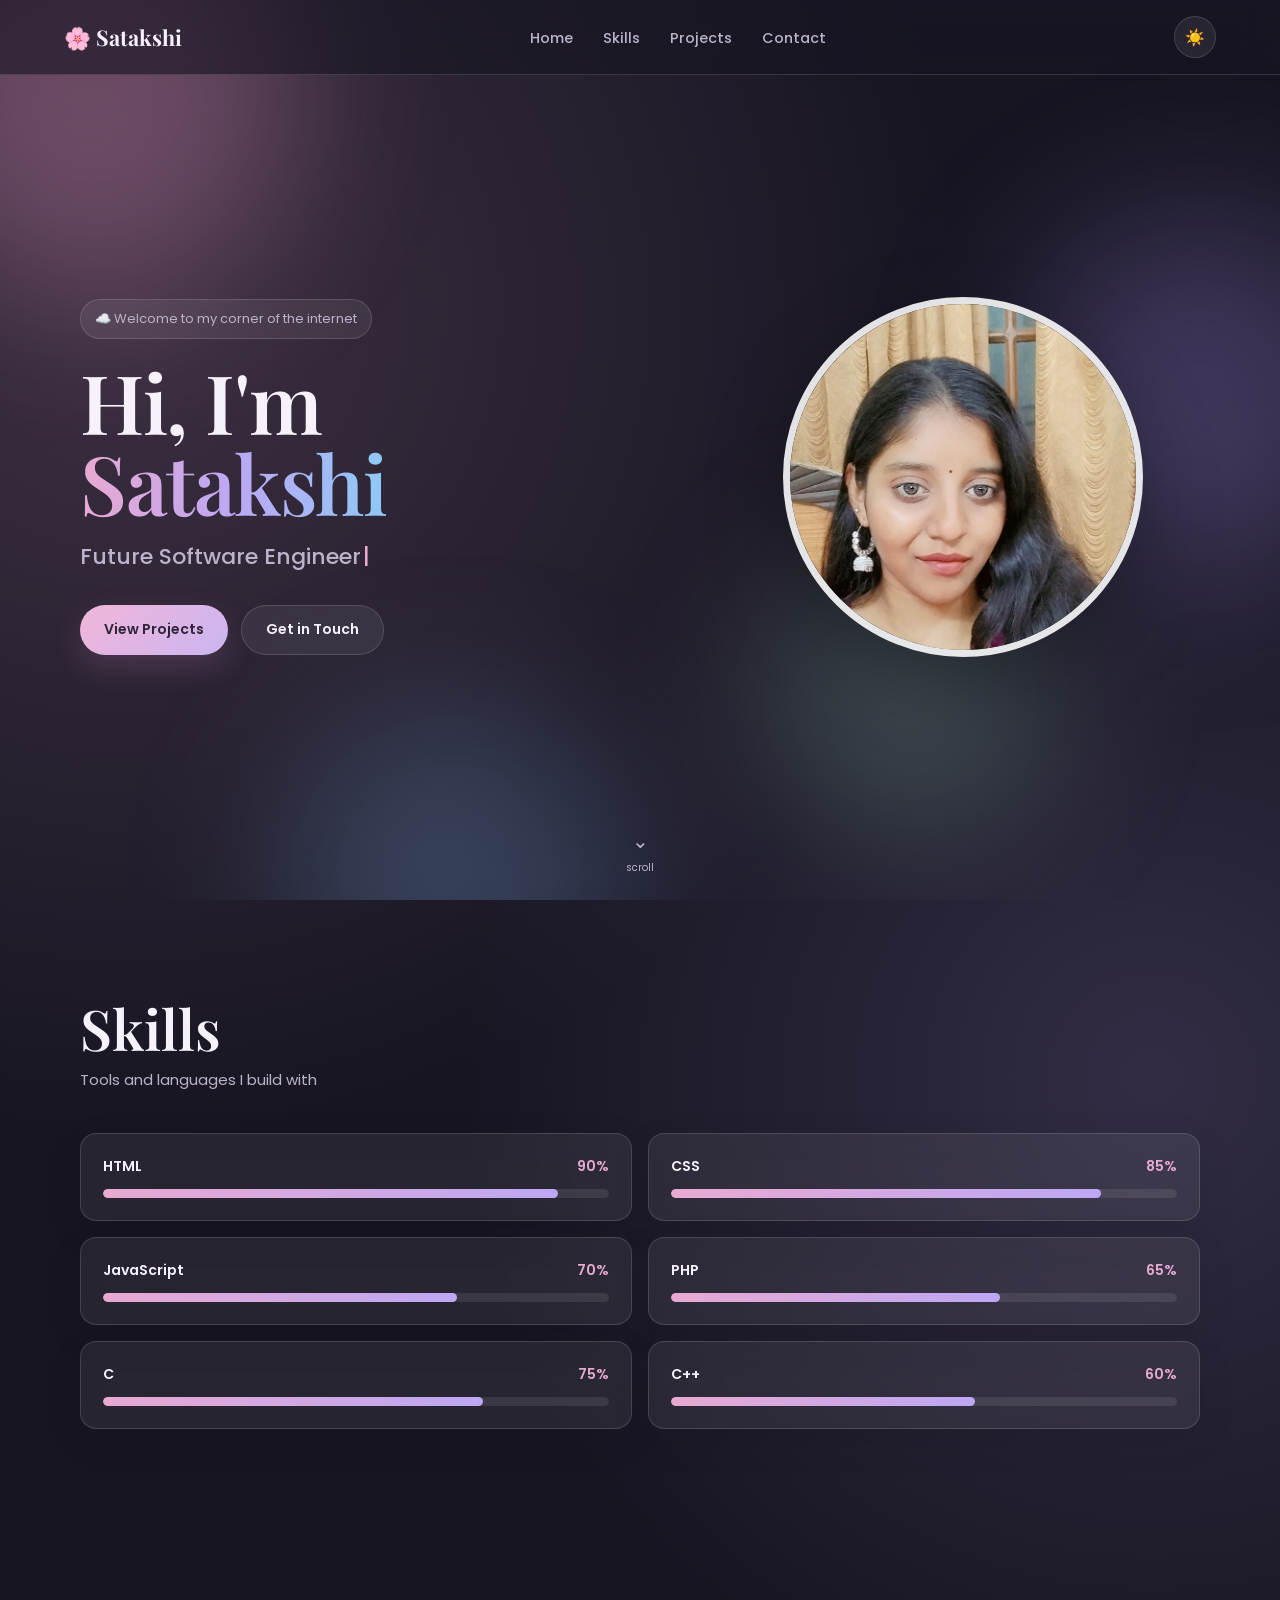
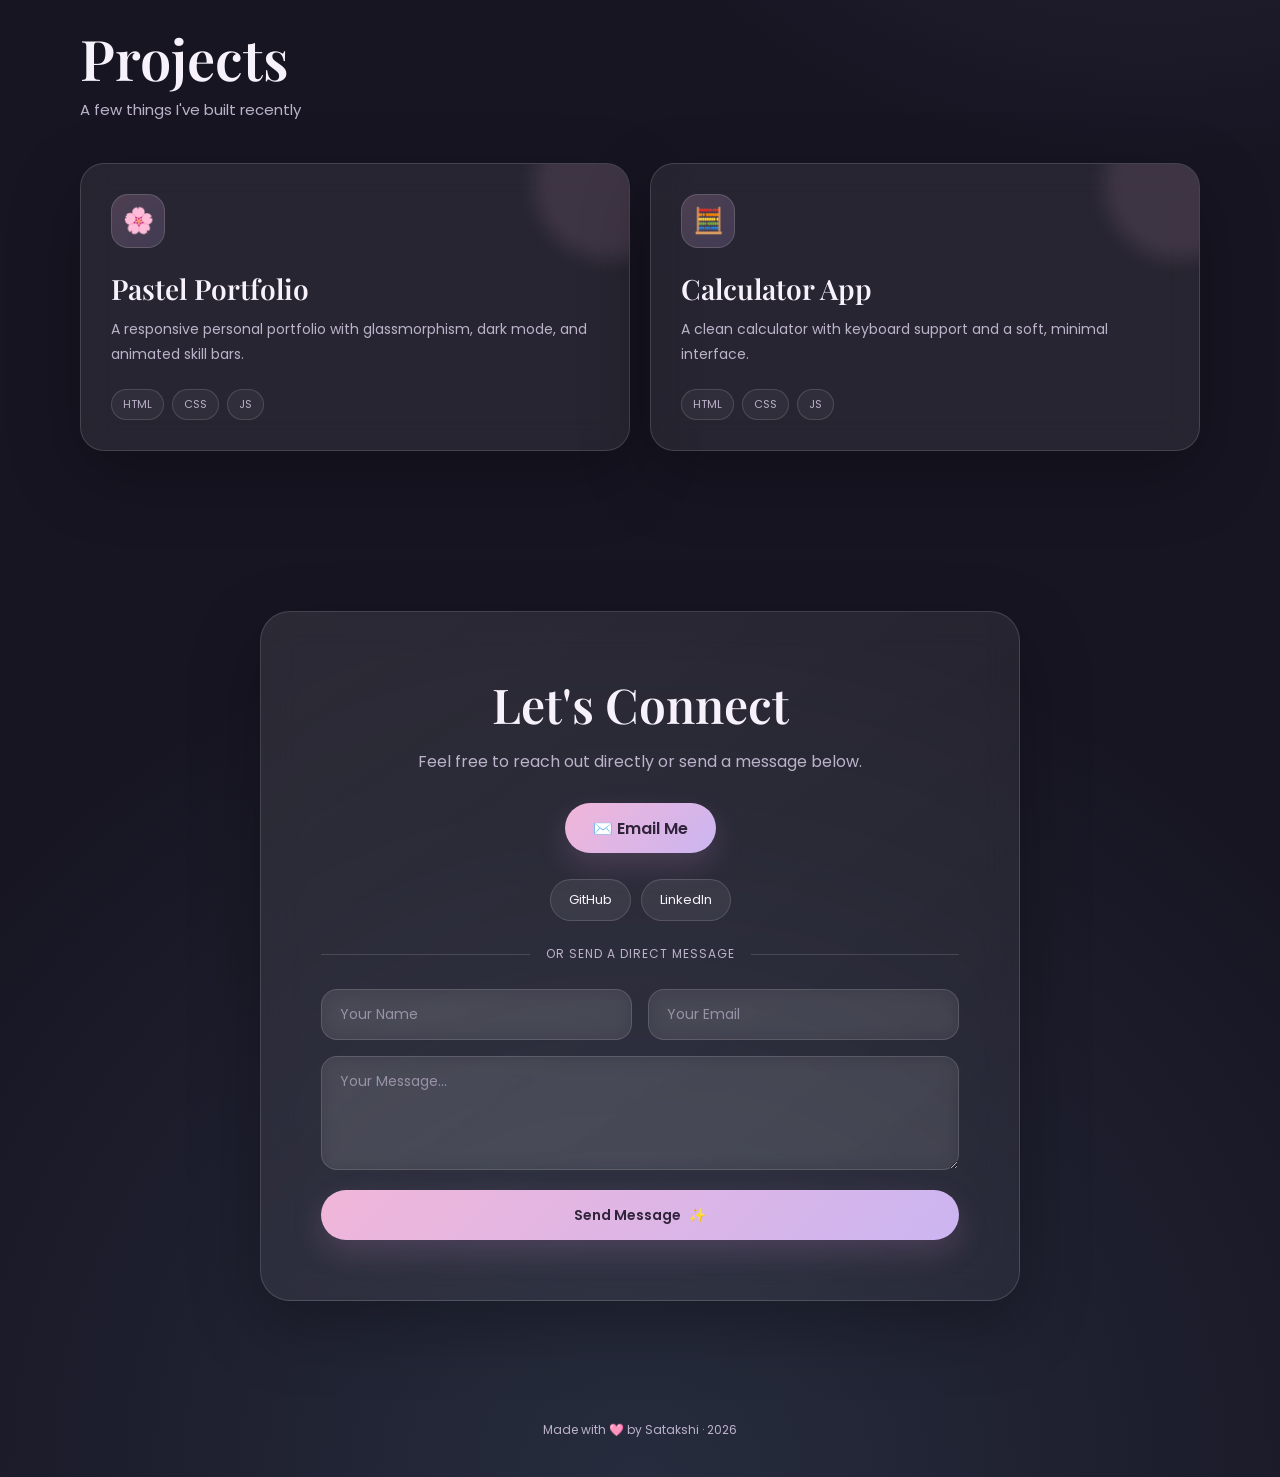
<file: index.html>
<!DOCTYPE html>
<html lang="en">
<head>
  <meta charset="UTF-8">
  <meta name="viewport" content="width=device-width, initial-scale=1.0">
  <meta name="description" content="Satakshi — Web Developer Portfolio">
  <title>Satakshi — Portfolio</title>

  <link rel="preconnect" href="https://fonts.googleapis.com">
  <link rel="preconnect" href="https://fonts.gstatic.com" crossorigin>
  <link href="https://fonts.googleapis.com/css2?family=Playfair+Display:wght@500;600;700&family=Poppins:wght@300;400;500;600&display=swap" rel="stylesheet">

  <link rel="stylesheet" href="css/style.css">
</head>

<body>
  <!-- Ambient background -->
  <div class="blob-field" aria-hidden="true">
    <span class="blob blob--pink"></span>
    <span class="blob blob--lavender"></span>
    <span class="blob blob--blue"></span>
    <span class="blob blob--sage"></span>
  </div>

  <!-- Navigation -->
  <nav class="navbar">
    <a href="#home" class="logo">🌸 Satakshi</a>

    <button class="nav-toggle" id="navToggle" aria-label="Toggle navigation" aria-expanded="false">
      <span></span><span></span><span></span>
    </button>

    <ul class="nav-links" id="navLinks">
      <li><a href="#home">Home</a></li>
      <li><a href="#skills">Skills</a></li>
      <li><a href="#projects">Projects</a></li>
      <li><a href="#contact">Contact</a></li>
    </ul>

    <button class="theme-toggle" id="themeToggle" aria-label="Toggle theme" type="button">
      <span class="theme-icon">☀️</span>
    </button>
  </nav>

  <!-- Hero -->
  <main>
    <section id="home" class="hero">
      <div class="hero-content reveal">
        <p class="hero-intro">☁️ Welcome to my corner of the internet</p>

        <h1>
          Hi, I'm <span>Satakshi</span>
        </h1>

        <p class="hero-role">
          <span id="typewriter">Web Developer</span><span class="typewriter-cursor">|</span>
        </p>

        <div class="hero-buttons">
          <a href="#projects" class="btn btn-primary">View Projects</a>
          <a href="#contact" class="btn btn-outline">Get in Touch</a>
        </div>
      </div>

      <div class="hero-photo reveal">
        <img src="images/profile.jpeg" alt="Satakshi profile photo">
      </div>

      <div class="scroll-indicator" aria-hidden="true">
        <span>⌄</span>
        <small>scroll</small>
      </div>
    </section>

    <!-- Skills -->
    <section id="skills" class="section">
      <h2 class="section-title reveal">Skills</h2>
      <p class="section-subtitle reveal">Tools and languages I build with</p>

      <div class="skills-grid reveal">
        <div class="skill">
          <div class="skill-head"><span>HTML</span><span>90%</span></div>
          <div class="skill-track"><div class="skill-fill" data-width="90"></div></div>
        </div>

        <div class="skill">
          <div class="skill-head"><span>CSS</span><span>85%</span></div>
          <div class="skill-track"><div class="skill-fill" data-width="85"></div></div>
        </div>

        <div class="skill">
          <div class="skill-head"><span>JavaScript</span><span>70%</span></div>
          <div class="skill-track"><div class="skill-fill" data-width="70"></div></div>
        </div>

        <div class="skill">
          <div class="skill-head"><span>PHP</span><span>65%</span></div>
          <div class="skill-track"><div class="skill-fill" data-width="65"></div></div>
        </div>

        <div class="skill">
          <div class="skill-head"><span>C</span><span>75%</span></div>
          <div class="skill-track"><div class="skill-fill" data-width="75"></div></div>
        </div>

        <div class="skill">
          <div class="skill-head"><span>C++</span><span>60%</span></div>
          <div class="skill-track"><div class="skill-fill" data-width="60"></div></div>
        </div>
      </div>
    </section>

    <!-- Projects -->
    <section id="projects" class="section">
      <h2 class="section-title reveal">Projects</h2>
      <p class="section-subtitle reveal">A few things I've built recently</p>

      <div class="projects-grid reveal">
        <article class="glass-card project-card">
          <div class="project-emoji">🌸</div>
          <h3>Pastel Portfolio</h3>
          <p>
            A responsive personal portfolio with glassmorphism, dark mode,
            and animated skill bars.
          </p>
          <div class="project-tags">
            <span>HTML</span><span>CSS</span><span>JS</span>
          </div>
        </article>

        <article class="glass-card project-card">
          <div class="project-emoji">🧮</div>
          <h3>Calculator App</h3>
          <p>
            A clean calculator with keyboard support and a soft,
            minimal interface.
          </p>
          <div class="project-tags">
            <span>HTML</span><span>CSS</span><span>JS</span>
          </div>
        </article>
      </div>
    </section>

    <!-- Contact -->
    <section id="contact" class="section connect-section">
      <div class="connect-card reveal">
        <h2>Let's Connect</h2>
        <p>Feel free to reach out directly or send a message below.</p>

        <!-- Direct Action Buttons -->
        <div class="connect-actions">
          <a href="mailto:yourmail@example.com" class="email-btn">✉️ Email Me</a>
          <div class="social-links">
            <a href="https://github.com/satakshisingh050" target="_blank" rel="noopener noreferrer" class="social-btn">GitHub</a>
            <a href="https://www.linkedin.com/in/yourusername/" target="_blank" rel="noopener noreferrer" class="social-btn">LinkedIn</a>
          </div>
        </div>

        <!-- Interactive Contact Form (Pure HTML & JS) -->
        <div class="form-container">
          <div class="form-divider">
            <span>or send a direct message</span>
          </div>

          <form id="contactForm" class="contact-form" novalidate>
            <div class="form-row">
              <div class="form-group">
                <input type="text" id="name" name="name" class="form-input" placeholder="Your Name" required>
              </div>
              <div class="form-group">
                <input type="email" id="email" name="email" class="form-input" placeholder="Your Email" required>
              </div>
            </div>

            <div class="form-group">
              <textarea id="message" name="message" class="form-input form-textarea" rows="4" placeholder="Your Message..." required></textarea>
            </div>

            <button type="submit" class="btn btn-primary form-submit-btn" id="sendBtn">
              <span>Send Message</span>
              <span class="btn-arrow">✨</span>
            </button>
          </form>
        </div>
      </div>
    </section>
  </main>

  <footer class="footer">
    <p>Made with 🩷 by Satakshi · <span id="currentYear">2026</span></p>
  </footer>

  <button class="scroll-top" id="scrollTop" aria-label="Back to top" type="button">↑</button>

  <script src="js/script.js"></script>
</body>
</html>
</file>
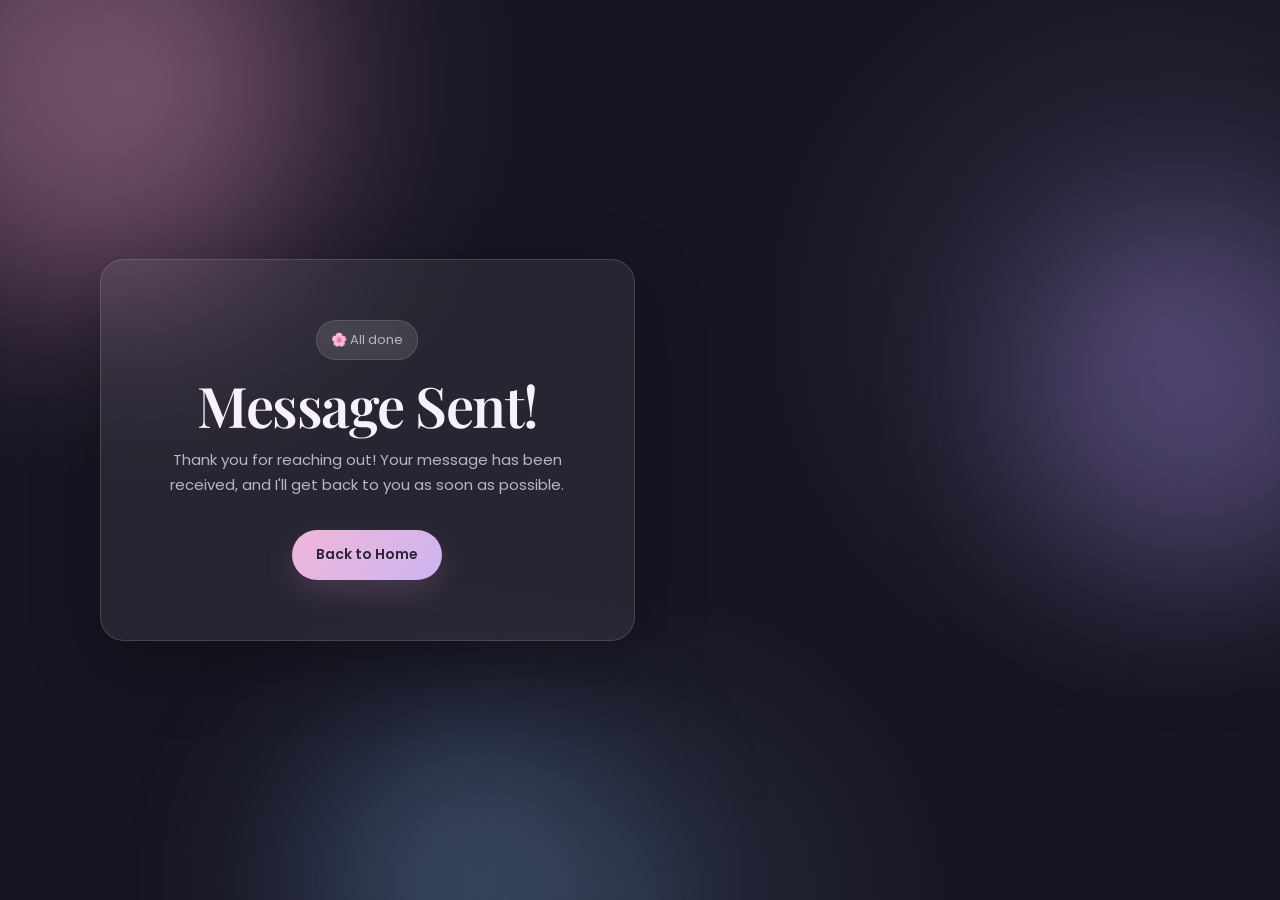
<file: success.html>
<!DOCTYPE html>
<html lang="en">
<head>
  <meta charset="UTF-8">
  <meta name="viewport" content="width=device-width, initial-scale=1.0">
  <title>Message Sent — Satakshi</title>
  <link rel="preconnect" href="https://fonts.googleapis.com">
  <link rel="preconnect" href="https://fonts.gstatic.com" crossorigin>
  <link href="https://fonts.googleapis.com/css2?family=Playfair+Display:wght@500;600;700&family=Poppins:wght@300;400;500;600&display=swap" rel="stylesheet">
  <link rel="stylesheet" href="css/style.css">
</head>
<body>

  <!-- Ambient background blobs -->
  <div class="blob-field" aria-hidden="true">
    <span class="blob blob--pink"></span>
    <span class="blob blob--lavender"></span>
    <span class="blob blob--blue"></span>
  </div>

  <section class="hero" style="min-height: 100vh; display: grid; place-items: center; padding: 40px 20px;">
    <div class="hero-content glass-card" style="padding: clamp(36px, 6vw, 60px); text-align: center; max-width: 580px; margin: 0 auto;">
      <p class="hero-intro" style="margin-bottom: 18px;">🌸 All done</p>
      <h1 style="font-size: clamp(38px, 6vw, 56px); margin-bottom: 14px;">Message Sent!</h1>
      <p style="color: var(--muted); margin: 0 auto 32px; font-size: 15px; line-height: 1.7; max-width: 440px;">
        Thank you for reaching out! Your message has been received, and I'll get back to you as soon as possible.
      </p>
      <a href="index.html#home" class="btn btn-primary">Back to Home</a>
    </div>
  </section>

  <script>
    // Maintain theme preference on success page
    const savedTheme = localStorage.getItem("theme");
    if (savedTheme) {
      document.documentElement.setAttribute("data-theme", savedTheme);
    }
  </script>
</body>
</html>
</file>
<file: css/style.css>
/* =========================================================
   SATakshi PORTFOLIO — CLEAN DESIGN SYSTEM
   ========================================================= */

:root {
  --bg: #171522;
  --bg-soft: #211d2d;
  --surface: rgba(255, 255, 255, 0.07);
  --surface-strong: rgba(255, 255, 255, 0.11);
  --border: rgba(255, 255, 255, 0.14);

  --text: #f7f1fb;
  --muted: #bcb3ca;
  --accent: #e8a9d1;
  --accent-2: #bda7f4;
  --accent-3: #8fc9f6;

  --shadow: 0 24px 70px rgba(0, 0, 0, 0.28);
  --radius: 24px;
  --radius-sm: 16px;

  --font-display: "Playfair Display", serif;
  --font-body: "Poppins", sans-serif;

  --transition: 0.3s ease;
}

[data-theme="light"] {
  --bg: #fbf8fc;
  --bg-soft: #f2edf7;
  --surface: rgba(255, 255, 255, 0.68);
  --surface-strong: rgba(255, 255, 255, 0.88);
  --border: rgba(85, 68, 105, 0.12);

  --text: #302a3b;
  --muted: #756d80;
  --shadow: 0 24px 70px rgba(91, 67, 105, 0.14);
}

/* ---------- Reset ---------- */

* {
  margin: 0;
  padding: 0;
  box-sizing: border-box;
}

html {
  scroll-behavior: smooth;
  scroll-padding-top: 90px;
}

body {
  min-height: 100vh;
  overflow-x: hidden;
  font-family: var(--font-body);
  color: var(--text);
  background:
    radial-gradient(circle at 10% 10%, rgba(232, 169, 209, 0.18), transparent 28%),
    radial-gradient(circle at 90% 35%, rgba(189, 167, 244, 0.16), transparent 30%),
    radial-gradient(circle at 50% 100%, rgba(143, 201, 246, 0.13), transparent 28%),
    var(--bg);
  transition: background var(--transition), color var(--transition);
}

body::selection {
  background: rgba(232, 169, 209, 0.35);
}

img {
  max-width: 100%;
}

a {
  color: inherit;
  text-decoration: none;
}

button,
a {
  -webkit-tap-highlight-color: transparent;
}

button {
  font: inherit;
}

ul {
  list-style: none;
}

h1,
h2,
h3 {
  font-family: var(--font-display);
  font-weight: 600;
}

.section {
  width: min(1120px, calc(100% - 40px));
  margin: 0 auto;
  padding: 100px 0;
  position: relative;
}

.section-title {
  font-size: clamp(38px, 5vw, 56px);
  line-height: 1.05;
  margin-bottom: 10px;
}

.section-subtitle {
  color: var(--muted);
  font-size: 15px;
  margin-bottom: 42px;
}

/* ---------- Background blobs ---------- */

.blob-field {
  position: fixed;
  inset: 0;
  z-index: -2;
  overflow: hidden;
  pointer-events: none;
}

.blob {
  position: absolute;
  border-radius: 50%;
  filter: blur(80px);
  opacity: 0.34;
  animation: drift 20s ease-in-out infinite;
}

.blob--pink {
  width: 420px;
  height: 420px;
  left: -120px;
  top: -130px;
  background: #d98bb9;
}

.blob--lavender {
  width: 360px;
  height: 360px;
  right: -100px;
  top: 24%;
  background: #8f79c9;
  animation-delay: -4s;
}

.blob--blue {
  width: 340px;
  height: 340px;
  left: 22%;
  bottom: -150px;
  background: #668fbd;
  animation-delay: -8s;
}

.blob--sage {
  width: 280px;
  height: 280px;
  right: 18%;
  bottom: 8%;
  background: #7aa58e;
  animation-delay: -12s;
}

@keyframes drift {
  0%, 100% { transform: translate3d(0, 0, 0) scale(1); }
  33% { transform: translate3d(35px, 25px, 0) scale(1.07); }
  66% { transform: translate3d(-25px, 18px, 0) scale(0.96); }
}

/* ---------- Navbar ---------- */

.navbar {
  position: sticky;
  top: 0;
  z-index: 100;
  width: 100%;
  padding: 16px max(20px, 5vw);
  display: flex;
  align-items: center;
  justify-content: space-between;
  gap: 24px;

  background: rgba(23, 21, 34, 0.62);
  border-bottom: 1px solid var(--border);
  backdrop-filter: blur(18px);
  -webkit-backdrop-filter: blur(18px);
}

[data-theme="light"] .navbar {
  background: rgba(251, 248, 252, 0.72);
}

.logo {
  font-family: var(--font-display);
  font-size: 1.35rem;
  font-weight: 700;
  white-space: nowrap;
}

.nav-links {
  display: flex;
  align-items: center;
  justify-content: center;
  gap: 30px;
}

.nav-links a {
  position: relative;
  color: var(--muted);
  font-size: 0.9rem;
  font-weight: 500;
  transition: color var(--transition);
}

.nav-links a::after {
  content: "";
  position: absolute;
  left: 0;
  bottom: -7px;
  width: 0;
  height: 2px;
  border-radius: 2px;
  background: linear-gradient(90deg, var(--accent), var(--accent-2));
  transition: width var(--transition);
}

.nav-links a:hover,
.nav-links a:focus-visible {
  color: var(--text);
}

.nav-links a:hover::after,
.nav-links a:focus-visible::after {
  width: 100%;
}

.theme-toggle,
.nav-toggle {
  border: 1px solid var(--border);
  background: var(--surface);
  color: var(--text);
  cursor: pointer;
}

.theme-toggle {
  width: 42px;
  height: 42px;
  border-radius: 50%;
  display: grid;
  place-items: center;
  transition: transform var(--transition), background var(--transition);
}

.theme-toggle:hover {
  transform: rotate(12deg) scale(1.06);
  background: var(--surface-strong);
}

.nav-toggle {
  display: none;
  width: 44px;
  height: 42px;
  border-radius: 12px;
  align-items: center;
  justify-content: center;
  flex-direction: column;
  gap: 5px;
}

.nav-toggle span {
  display: block;
  width: 22px;
  height: 2px;
  border-radius: 4px;
  background: var(--text);
}

/* ---------- Hero ---------- */

.hero {
  width: min(1120px, calc(100% - 40px));
  min-height: calc(100vh - 76px);
  margin: 0 auto;
  padding: 80px 0 100px;

  display: grid;
  grid-template-columns: 1.08fr 0.92fr;
  align-items: center;
  gap: clamp(45px, 7vw, 100px);
}

.hero-content {
  position: relative;
  z-index: 2;
}

.hero-intro {
  display: inline-flex;
  align-items: center;
  padding: 9px 14px;
  margin-bottom: 22px;
  border: 1px solid var(--border);
  border-radius: 999px;
  background: var(--surface);
  color: var(--muted);
  font-size: 13px;
  backdrop-filter: blur(12px);
}

.hero h1 {
  max-width: 700px;
  margin-bottom: 18px;
  font-size: clamp(50px, 7vw, 82px);
  line-height: 0.98;
  letter-spacing: -1.5px;
}

.hero h1 span {
  background: linear-gradient(90deg, var(--accent), var(--accent-2), var(--accent-3));
  -webkit-background-clip: text;
  background-clip: text;
  -webkit-text-fill-color: transparent;
}

.hero-role {
  margin-bottom: 32px;
  color: var(--muted);
  font-size: clamp(18px, 2vw, 22px);
  font-weight: 500;
}

.hero-buttons {
  display: flex;
  flex-wrap: wrap;
  gap: 13px;
}

.btn {
  display: inline-flex;
  align-items: center;
  justify-content: center;
  min-height: 50px;
  padding: 0 24px;
  border-radius: 999px;
  font-size: 14px;
  font-weight: 600;
  transition: transform var(--transition), box-shadow var(--transition), background var(--transition);
}

.btn:hover {
  transform: translateY(-3px);
}

.btn-primary {
  color: #30243a;
  background: linear-gradient(135deg, #f1b6d9, #cbb5f1);
  box-shadow: 0 12px 30px rgba(198, 137, 194, 0.2);
}

.btn-outline {
  color: var(--text);
  border: 1px solid var(--border);
  background: var(--surface);
  backdrop-filter: blur(10px);
}

.btn-outline:hover {
  background: var(--surface-strong);
}

/* ---------- Hero photo ---------- */

.hero-photo {
  position: relative;
  display: grid;
  place-items: center;
}

.hero-photo::before {
  content: "";
  position: absolute;
  width: 360px;
  height: 360px;
  border-radius: 50%;
  background: radial-gradient(circle, rgba(220, 163, 216, 0.34), transparent 68%);
  filter: blur(15px);
}

.hero-photo img {
  position: relative;
  z-index: 1;
  width: min(360px, 75vw);
  aspect-ratio: 1;
  object-fit: cover;
  object-position: center 39%;
  border: 7px solid rgba(255, 255, 255, 0.88);
  border-radius: 50%;
  box-shadow: 0 28px 80px rgba(0, 0, 0, 0.28);
  transition: transform 0.45s ease, box-shadow 0.45s ease;
}

.hero-photo img:hover {
  transform: translateY(-8px) scale(1.025);
  box-shadow: 0 35px 90px rgba(0, 0, 0, 0.34);
}

.scroll-indicator {
  position: absolute;
  left: 50%;
  bottom: 24px;
  transform: translateX(-50%);
  display: flex;
  flex-direction: column;
  align-items: center;
  gap: 4px;
  color: var(--muted);
  font-size: 12px;
  animation: scrollBounce 2s infinite;
}

.scroll-indicator span {
  font-size: 20px;
}

@keyframes scrollBounce {
  0%, 100% { transform: translate(-50%, 0); }
  50% { transform: translate(-50%, 8px); }
}

/* ---------- Skills ---------- */

.skills-grid {
  display: grid;
  grid-template-columns: repeat(2, minmax(0, 1fr));
  gap: 16px;
}

.skill {
  padding: 22px;
  border: 1px solid var(--border);
  border-radius: var(--radius-sm);
  background: var(--surface);
  box-shadow: 0 12px 40px rgba(0, 0, 0, 0.08);
  backdrop-filter: blur(14px);
  transition: transform var(--transition), background var(--transition), border-color var(--transition);
}

.skill:hover {
  transform: translateY(-4px);
  background: var(--surface-strong);
  border-color: rgba(232, 169, 209, 0.3);
}

.skill-head {
  display: flex;
  justify-content: space-between;
  gap: 16px;
  margin-bottom: 12px;
  font-size: 14px;
  font-weight: 600;
}

.skill-head span:last-child {
  color: var(--accent);
}

.skill-track {
  width: 100%;
  height: 9px;
  overflow: hidden;
  border-radius: 999px;
  background: rgba(255, 255, 255, 0.09);
}

.skill-fill {
  width: 0;
  height: 100%;
  border-radius: inherit;
  background: linear-gradient(90deg, var(--accent), var(--accent-2));
  transition: width 1.1s cubic-bezier(.2,.7,.2,1);
}

/* ---------- Projects ---------- */

.projects-grid {
  display: grid;
  grid-template-columns: repeat(2, minmax(0, 1fr));
  gap: 20px;
}

.glass-card {
  border: 1px solid var(--border);
  border-radius: var(--radius);
  background: var(--surface);
  box-shadow: var(--shadow);
  backdrop-filter: blur(16px);
  -webkit-backdrop-filter: blur(16px);
}

.project-card {
  position: relative;
  overflow: hidden;
  min-height: 280px;
  padding: 30px;
  transition: transform var(--transition), border-color var(--transition), background var(--transition);
}

.project-card::after {
  content: "";
  position: absolute;
  width: 150px;
  height: 150px;
  right: -55px;
  top: -55px;
  border-radius: 50%;
  background: rgba(232, 169, 209, 0.12);
  filter: blur(10px);
}

.project-card:hover {
  transform: translateY(-7px);
  border-color: rgba(232, 169, 209, 0.32);
  background: var(--surface-strong);
}

.project-emoji {
  display: grid;
  place-items: center;
  width: 54px;
  height: 54px;
  margin-bottom: 22px;
  border-radius: 17px;
  background: linear-gradient(135deg, rgba(232, 169, 209, 0.2), rgba(189, 167, 244, 0.18));
  border: 1px solid var(--border);
  font-size: 25px;
}

.project-card h3 {
  margin-bottom: 10px;
  font-size: 28px;
}

.project-card p {
  max-width: 560px;
  margin-bottom: 22px;
  color: var(--muted);
  font-size: 14px;
  line-height: 1.8;
}

.project-tags {
  display: flex;
  flex-wrap: wrap;
  gap: 8px;
}

.project-tags span {
  padding: 6px 11px;
  border: 1px solid var(--border);
  border-radius: 999px;
  color: var(--muted);
  background: rgba(255, 255, 255, 0.045);
  font-size: 11px;
}

/* ---------- Contact ---------- */

.connect-section {
  padding-top: 60px;
}

.connect-card {
  width: min(760px, 100%);
  margin: 0 auto;
  padding: clamp(34px, 6vw, 60px);
  text-align: center;
  border: 1px solid var(--border);
  border-radius: 30px;
  background: linear-gradient(
    145deg,
    rgba(255,255,255,0.09),
    rgba(255,255,255,0.045)
  );
  box-shadow: var(--shadow);
  backdrop-filter: blur(18px);
}

.connect-card h2 {
  margin-bottom: 12px;
  font-size: clamp(34px, 5vw, 48px);
}

.connect-card p {
  margin-bottom: 28px;
  color: var(--muted);
  line-height: 1.7;
}

.email-btn {
  display: inline-flex;
  align-items: center;
  justify-content: center;
  min-height: 50px;
  padding: 0 28px;
  margin-bottom: 26px;
  border-radius: 999px;
  color: #30243a;
  background: linear-gradient(135deg, #f1b6d9, #cbb5f1);
  box-shadow: 0 12px 30px rgba(198, 137, 194, 0.2);
  font-weight: 600;
  transition: transform var(--transition), box-shadow var(--transition);
}

.email-btn:hover {
  transform: translateY(-3px);
  box-shadow: 0 18px 38px rgba(198, 137, 194, 0.28);
}

.social-links {
  display: flex;
  justify-content: center;
  flex-wrap: wrap;
  gap: 10px;
}

.social-btn {
  padding: 10px 18px;
  border: 1px solid var(--border);
  border-radius: 999px;
  color: var(--text);
  background: var(--surface);
  font-size: 13px;
  transition: transform var(--transition), background var(--transition);
}

.social-btn:hover {
  transform: translateY(-3px);
  background: var(--surface-strong);
}

/* ---------- Typewriter Cursor ---------- */

.typewriter-cursor {
  display: inline-block;
  margin-left: 2px;
  color: var(--accent);
  animation: cursorBlink 0.9s infinite;
}

@keyframes cursorBlink {
  0%, 100% { opacity: 1; }
  50% { opacity: 0; }
}

/* ---------- Contact Form Styles ---------- */

.connect-actions {
  margin-bottom: 24px;
}

.form-container {
  width: 100%;
  margin-top: 10px;
}

.form-divider {
  display: flex;
  align-items: center;
  text-align: center;
  margin: 24px 0 26px;
  color: var(--muted);
  font-size: 12px;
  text-transform: uppercase;
  letter-spacing: 1px;
}

.form-divider::before,
.form-divider::after {
  content: "";
  flex: 1;
  border-bottom: 1px solid var(--border);
}

.form-divider span {
  padding: 0 16px;
}

.contact-form {
  display: flex;
  flex-direction: column;
  gap: 16px;
  text-align: left;
}

.form-row {
  display: grid;
  grid-template-columns: 1fr 1fr;
  gap: 16px;
}

.form-group {
  display: flex;
  flex-direction: column;
}

.form-input {
  width: 100%;
  padding: 14px 18px;
  border: 1px solid var(--border);
  border-radius: var(--radius-sm);
  background: var(--surface);
  color: var(--text);
  font-family: var(--font-body);
  font-size: 14px;
  outline: none;
  backdrop-filter: blur(10px);
  transition: border-color var(--transition), background var(--transition), box-shadow var(--transition);
}

.form-input::placeholder {
  color: var(--muted);
  opacity: 0.7;
}

.form-input:focus {
  border-color: var(--accent);
  background: var(--surface-strong);
  box-shadow: 0 0 0 3px rgba(232, 169, 209, 0.2);
}

.form-textarea {
  resize: vertical;
  min-height: 110px;
}

.form-submit-btn {
  width: 100%;
  cursor: pointer;
  border: none;
  display: inline-flex;
  align-items: center;
  justify-content: center;
  gap: 8px;
  margin-top: 4px;
}

/* ---------- Footer ---------- */

.footer {
  padding: 20px 20px 38px;
  text-align: center;
  color: var(--muted);
  font-size: 12px;
}

/* ---------- Scroll top ---------- */

.scroll-top {
  position: fixed;
  right: 24px;
  bottom: 24px;
  z-index: 90;
  width: 46px;
  height: 46px;
  border: 1px solid var(--border);
  border-radius: 50%;
  background: var(--surface-strong);
  color: var(--text);
  box-shadow: var(--shadow);
  backdrop-filter: blur(12px);
  cursor: pointer;

  opacity: 0;
  pointer-events: none;
  transform: translateY(10px);
  transition: opacity var(--transition), transform var(--transition);
}

.scroll-top.visible {
  opacity: 1;
  pointer-events: auto;
  transform: translateY(0);
}

.scroll-top:hover {
  transform: translateY(-4px);
}

/* ---------- Reveal ---------- */

.reveal {
  opacity: 0;
  transform: translateY(22px);
  transition: opacity 0.7s ease, transform 0.7s ease;
}

.reveal.visible {
  opacity: 1;
  transform: translateY(0);
}

/* ---------- Responsive ---------- */

@media (max-width: 850px) {
  .hero {
    grid-template-columns: 1fr;
    text-align: center;
    padding-top: 65px;
  }

  .hero-content {
    order: 1;
  }

  .hero-photo {
    order: 2;
  }

  .hero-intro,
  .hero-buttons {
    justify-content: center;
  }

  .hero-photo img {
    width: min(300px, 70vw);
  }

  .skills-grid,
  .projects-grid {
    grid-template-columns: 1fr;
  }
}

@media (max-width: 720px) {
  .navbar {
    padding: 13px 20px;
  }

  .nav-toggle {
    display: flex;
    margin-left: auto;
  }

  .theme-toggle {
    order: 3;
  }

  .nav-links {
    position: absolute;
    left: 20px;
    right: 20px;
    top: calc(100% + 10px);
    display: none;
    flex-direction: column;
    align-items: stretch;
    gap: 0;
    padding: 10px;
    border: 1px solid var(--border);
    border-radius: 18px;
    background: rgba(27, 24, 39, 0.94);
    box-shadow: var(--shadow);
    backdrop-filter: blur(18px);
  }

  [data-theme="light"] .nav-links {
    background: rgba(251, 248, 252, 0.96);
  }

  .nav-links.open {
    display: flex;
  }

  .nav-links li a {
    display: block;
    padding: 12px 14px;
    border-radius: 10px;
  }

  .nav-links li a:hover {
    background: var(--surface);
  }

  .nav-links a::after {
    display: none;
  }

  .section {
    padding: 75px 0;
  }

  .section-subtitle {
    margin-bottom: 28px;
  }
}

@media (max-width: 500px) {
  .section,
  .hero {
    width: min(100% - 28px, 1120px);
  }

  .hero {
    min-height: auto;
    padding: 58px 0 90px;
  }

  .hero h1 {
    font-size: clamp(45px, 14vw, 62px);
  }

  .hero-buttons {
    flex-direction: column;
    align-items: stretch;
  }

  .btn {
    width: 100%;
  }

  .form-row {
    grid-template-columns: 1fr;
  }

  .skills-grid {
    gap: 12px;
  }

  .skill,
  .project-card {
    padding: 22px;
  }

  .project-card h3 {
    font-size: 25px;
  }

  .social-links {
    flex-direction: column;
  }

  .social-btn {
    width: 100%;
  }

  .scroll-indicator {
    display: none;
  }

  .scroll-top {
    right: 16px;
    bottom: 16px;
  }
}

@media (prefers-reduced-motion: reduce) {
  html {
    scroll-behavior: auto;
  }

  *,
  *::before,
  *::after {
    animation: none !important;
    transition: none !important;
  }
}
</file>
